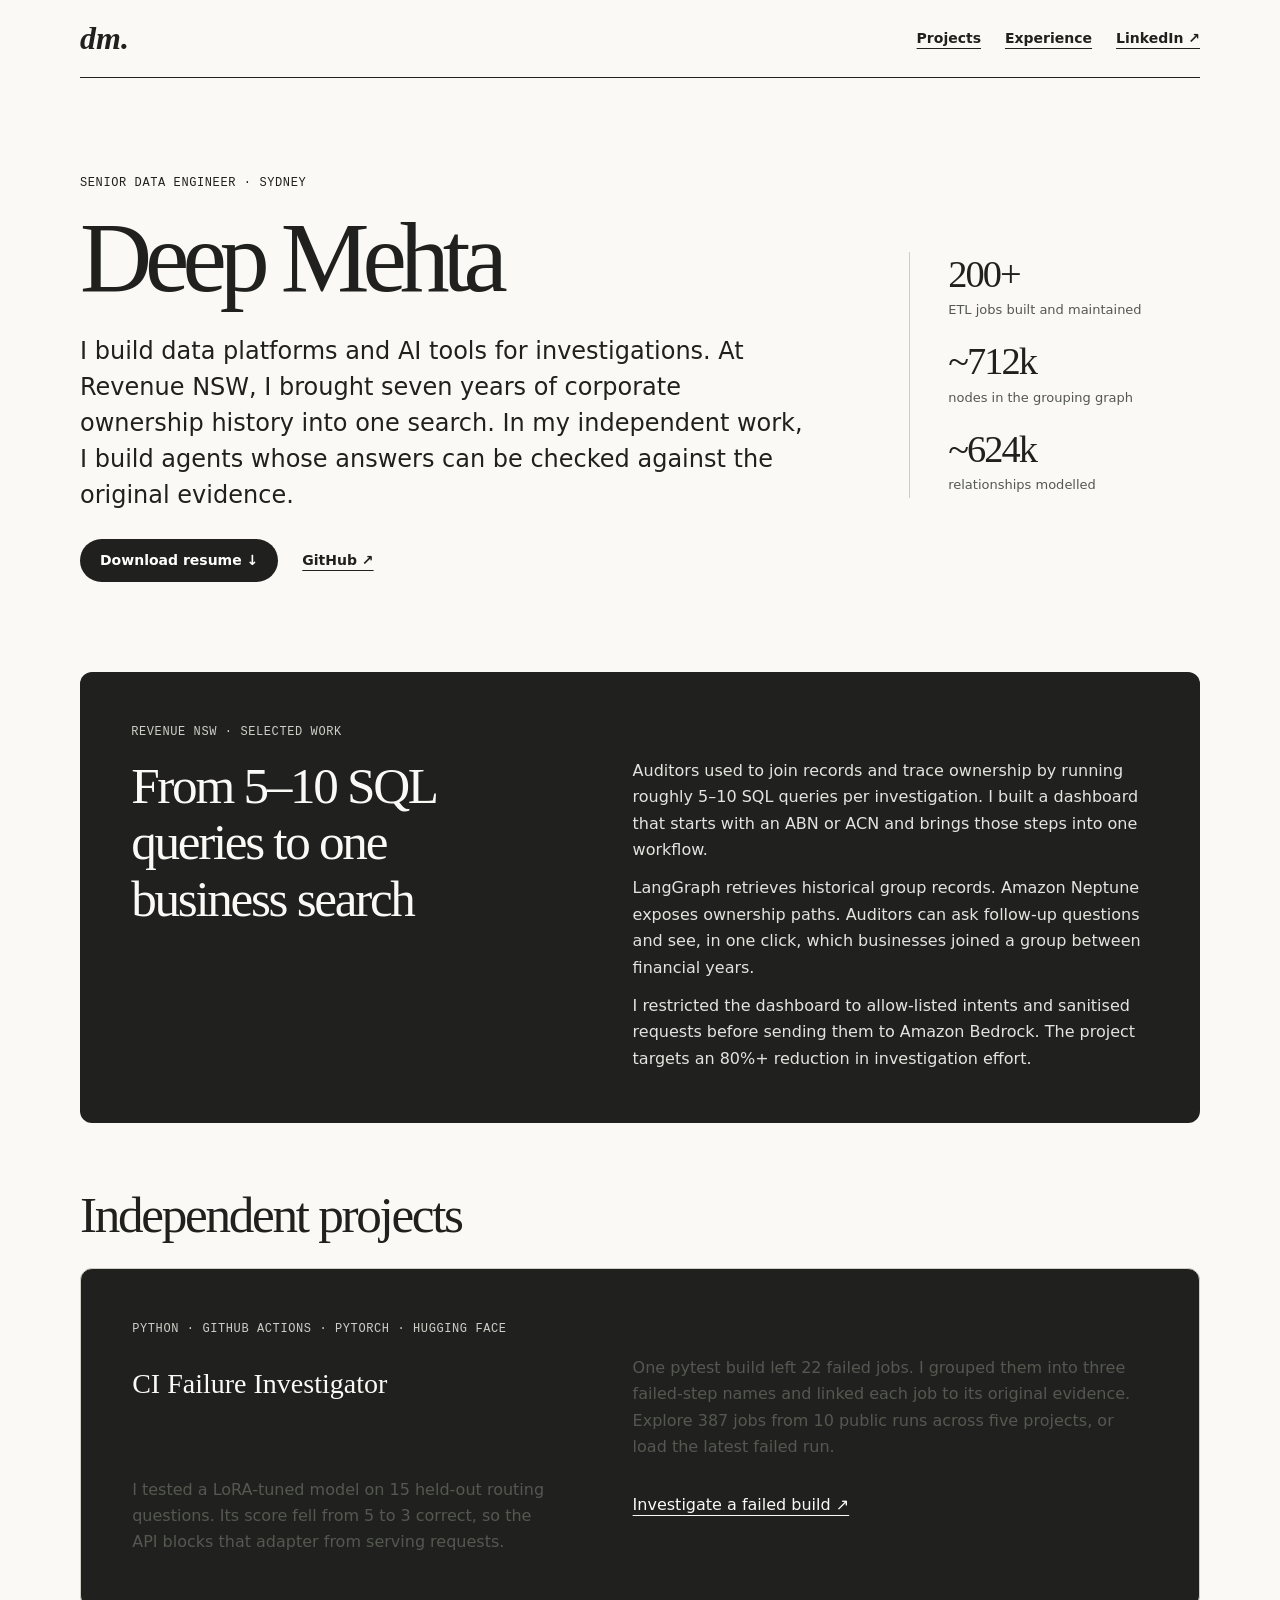
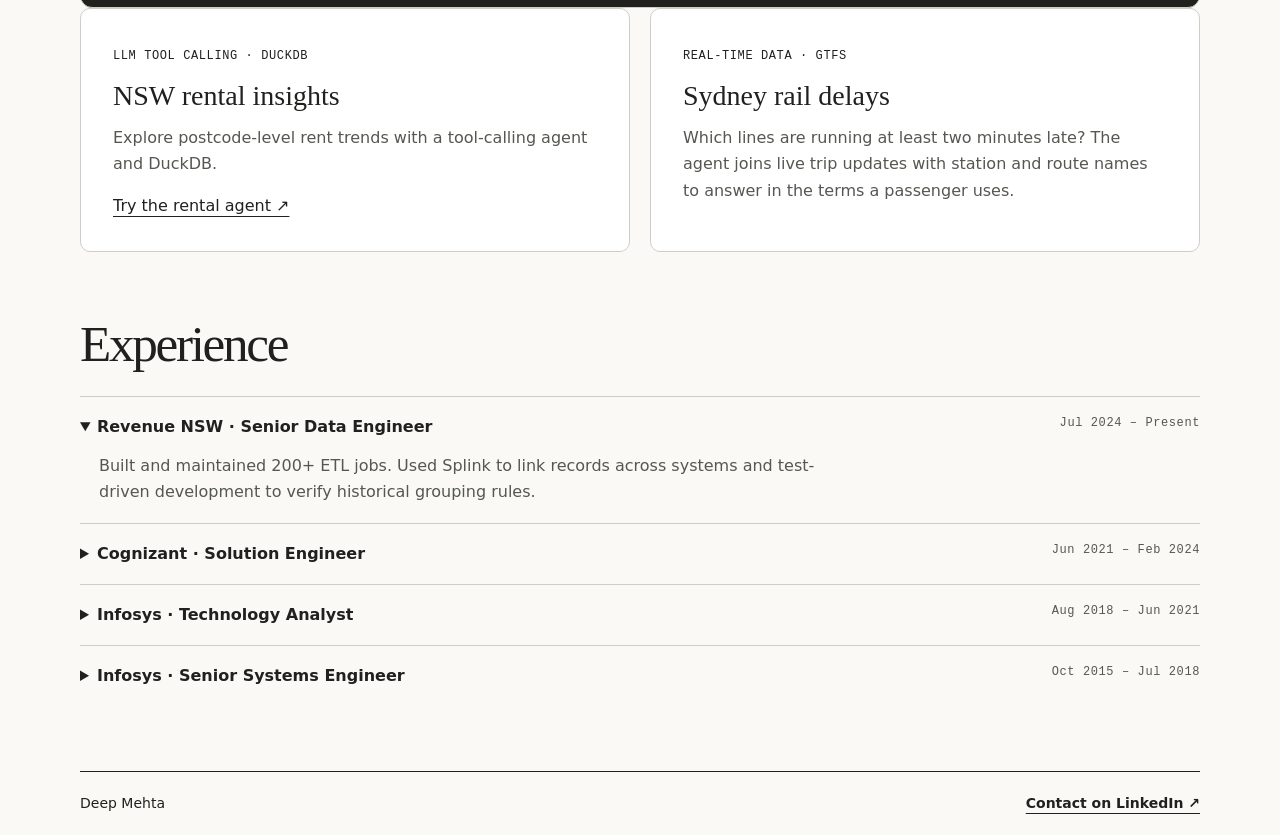
<file: index.html>
<!doctype html>
<html lang="en-AU">
  <head>
    <meta charset="utf-8">
    <meta name="viewport" content="width=device-width,initial-scale=1">
    <title>Deep Mehta — Data &amp; AI Engineering</title>
    <link rel="stylesheet" href="styles.css">
  </head>
  <body>
    <header>
      <nav aria-label="Main">
        <strong>dm.</strong>
        <div>
          <a href="#projects">Projects</a>
          <a href="#experience">Experience</a>
          <a href="https://www.linkedin.com/in/dpbeing/">LinkedIn ↗</a>
        </div>
      </nav>
    </header>
    <main>
      <!-- Edit: Introduction and resume download -->
      <div class="hero">
        <div class="intro">
          <span class="small">SENIOR DATA ENGINEER · SYDNEY</span>
          <h1>Deep Mehta</h1>
          <p>I build data platforms and AI tools for investigations. At Revenue NSW, I brought seven years of corporate ownership history into one search. In my independent work, I build agents whose answers can be checked against the original evidence.</p>
          <div class="links">
            <a class="button" href="Deep_Mehta_Resume.pdf" download>Download resume ↓</a>
            <a href="https://github.com/databydeep">GitHub ↗</a>
          </div>
        </div>
        <aside aria-label="Scale of my work at Revenue NSW">
          <div><strong>200+</strong><span>ETL jobs built and maintained</span></div>
          <div><strong>~712k</strong><span>nodes in the grouping graph</span></div>
          <div><strong>~624k</strong><span>relationships modelled</span></div>
        </aside>
      </div>
      <!-- Edit: Who controlled this business? -->
      <section class="feature">
        <span class="small">REVENUE NSW · SELECTED WORK</span>
        <h2>From 5–10 SQL queries to one business search</h2>
        <div class="case-body">
          <p>Auditors used to join records and trace ownership by running roughly 5–10 SQL queries per investigation. I built a dashboard that starts with an ABN or ACN and brings those steps into one workflow.</p>
          <p>LangGraph retrieves historical group records. Amazon Neptune exposes ownership paths. Auditors can ask follow-up questions and see, in one click, which businesses joined a group between financial years.</p>
          <p>I restricted the dashboard to allow-listed intents and sanitised requests before sending them to Amazon Bedrock. The project targets an 80%+ reduction in investigation effort.</p>
        </div>
      </section>
      <!-- Edit: Independent projects -->
      <section id="projects">
        <h2>Independent projects</h2>
        <article class="feature">
          <span class="small">PYTHON · GITHUB ACTIONS · PYTORCH · HUGGING FACE</span>
          <h3>CI Failure Investigator</h3>
          <p>One pytest build left 22 failed jobs. I grouped them into three failed-step names and linked each job to its original evidence. Explore 387 jobs from 10 public runs across five projects, or load the latest failed run.</p>
          <p>I tested a LoRA-tuned model on 15 held-out routing questions. Its score fell from 5 to 3 correct, so the API blocks that adapter from serving requests.</p>
          <a href="ci-investigator/">Investigate a failed build ↗</a>
        </article>
        <div class="projects">
          <article>
            <span class="small">LLM TOOL CALLING · DUCKDB</span>
            <h3>NSW rental insights</h3>
            <p>Explore postcode-level rent trends with a tool-calling agent and DuckDB.</p>
            <a href="https://nsw-open-data-agent.streamlit.app/">Try the rental agent ↗</a>
          </article>
          <article>
            <span class="small">REAL-TIME DATA · GTFS</span>
            <h3>Sydney rail delays</h3>
            <p>Which lines are running at least two minutes late? The agent joins live trip updates with station and route names to answer in the terms a passenger uses.</p>
          </article>
        </div>
      </section>
      <!-- Edit: Experience -->
      <section id="experience">
        <h2>Experience</h2>
        <details open>
          <summary>
            <strong>Revenue NSW · Senior Data Engineer</strong>
            <time>Jul 2024 – Present</time>
          </summary>
          <p>Built and maintained 200+ ETL jobs. Used Splink to link records across systems and test-driven development to verify historical grouping rules.</p>
        </details>
        <details>
          <summary>
            <strong>Cognizant · Solution Engineer</strong>
            <time>Jun 2021 – Feb 2024</time>
          </summary>
          <p>Led delivery across 5+ Azure projects for Westpac. Reusable Python libraries reduced repeat work and contributed to a 20% reduction in project costs.</p>
        </details>
        <details>
          <summary>
            <strong>Infosys · Technology Analyst</strong>
            <time>Aug 2018 – Jun 2021</time>
          </summary>
          <p>Led onshore delivery for Westpac, turning business rules into Spark transformations and contributing to the Unsecured Loans programme.</p>
        </details>
        <details>
          <summary>
            <strong>Infosys · Senior Systems Engineer</strong>
            <time>Oct 2015 – Jul 2018</time>
          </summary>
          <p>Delivered anti-money-laundering technology for HSBC Correspondent Banking, supporting suspicious-transaction monitoring and regulatory reporting across markets.</p>
        </details>
      </section>
    </main>
    <footer>
      <span>Deep Mehta</span>
      <a href="https://www.linkedin.com/in/dpbeing/">Contact on LinkedIn ↗</a>
    </footer>
  </body>
</html>
</file>
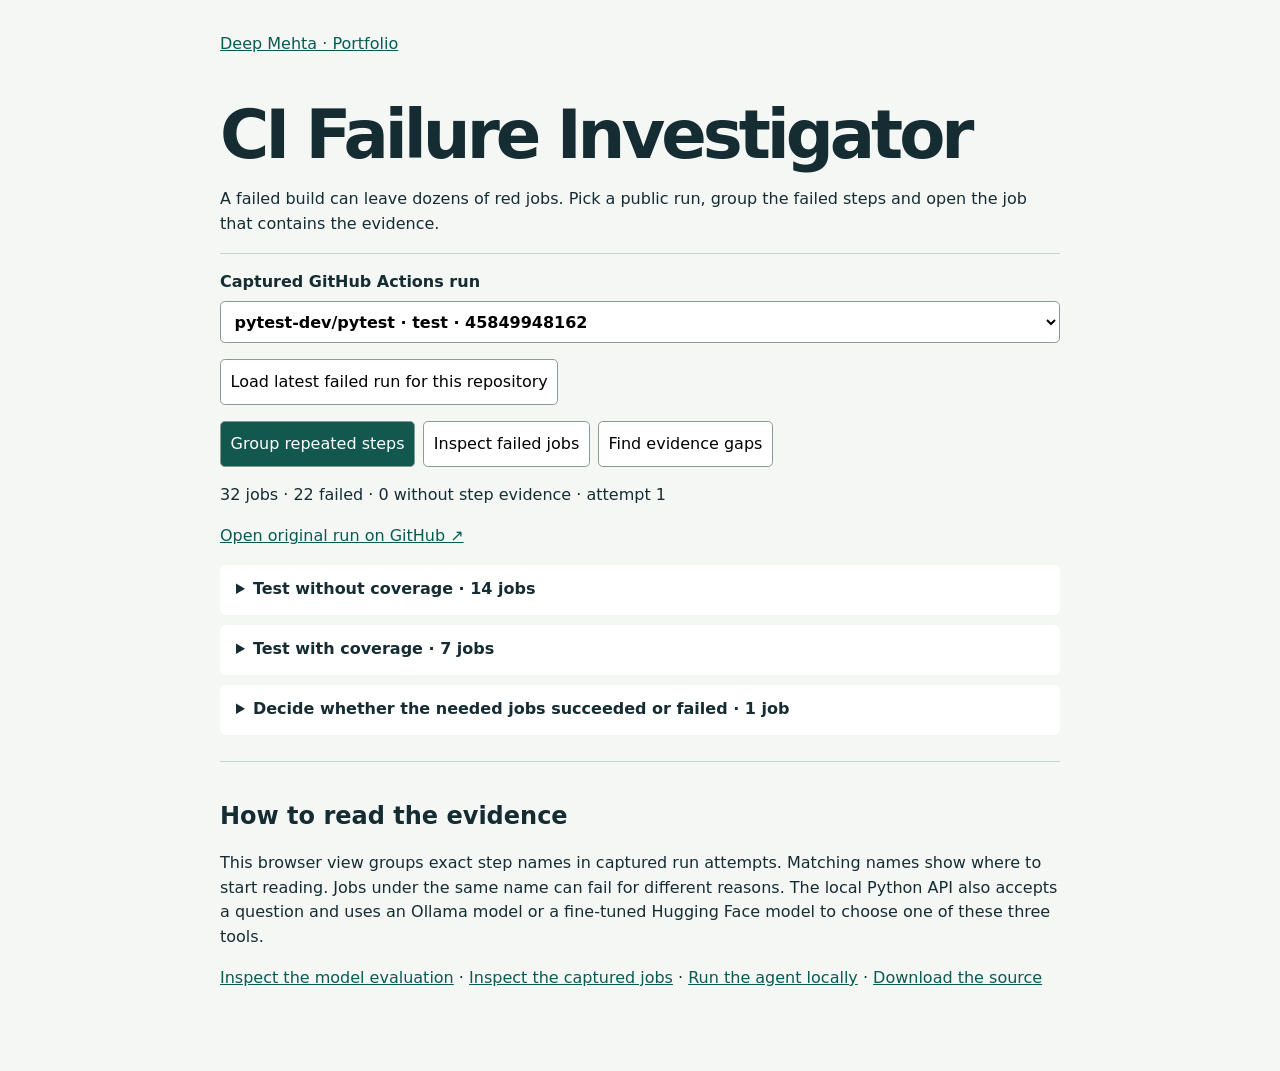
<file: ci-investigator/index.html>
<!doctype html><html lang="en-AU"><head><meta charset="utf-8"><meta name="viewport" content="width=device-width,initial-scale=1"><title>CI Failure Investigator · Deep Mehta</title><style>
*{box-sizing:border-box}body{margin:0;color:#152c32;background:#f5f7f5;font:1rem/1.55 system-ui}main{max-width:55rem;margin:auto;padding:2rem 1.25rem 4rem}a{color:#075b53}h1{font-size:clamp(2.4rem,6vw,4.2rem);letter-spacing:-.06em;line-height:1.05;margin:.65em 0 .24em}h2{margin-bottom:.25em}select,button{font:inherit;padding:.6rem;background:white;border:1px solid #879b97;border-radius:.3rem;max-width:100%}label{display:grid;gap:.4rem;font-weight:600}section{padding:1rem 0;border-top:1px solid #c8d3cf}fieldset{border:0;padding:0;margin:1rem 0;display:flex;flex-wrap:wrap;gap:.5rem}button{cursor:pointer}button[aria-pressed=true]{background:#12584f;color:white}summary{cursor:pointer;font-weight:600}details{background:white;margin:.6rem 0;padding:.8rem 1rem;border-radius:.4rem}small{display:block}li{margin:.35rem 0}</style></head>
<body><main><a href="../">Deep Mehta · Portfolio</a><h1>CI Failure Investigator</h1>
<p>A failed build can leave dozens of red jobs. Pick a public run, group the failed steps and open the job that contains the evidence.</p>
<section><label>Captured GitHub Actions run<select id="run"></select></label><p><button id="latest">Load latest failed run for this repository</button> <span role="status" id="liveStatus"></span></p>
<fieldset aria-label="Investigation"><button data-tool="matrix">Group repeated steps</button><button data-tool="failures">Inspect failed jobs</button><button data-tool="unknown">Find evidence gaps</button></fieldset>
<p id="summary" role="status">Loading captured jobs…</p><p><a id="source">Open original run on GitHub ↗</a></p><div id="results"></div></section>
<section><h2>How to read the evidence</h2><p>This browser view groups exact step names in captured run attempts. Matching names show where to start reading. Jobs under the same name can fail for different reasons. The local Python API also accepts a question and uses an Ollama model or a fine-tuned Hugging Face model to choose one of these three tools.</p>
<a href="routing_scores.json">Inspect the model evaluation</a> · <a href="runs.json">Inspect the captured jobs</a> · <a href="README.md">Run the agent locally</a> · <a href="CI-Investigator.zip" download>Download the source</a></section></main><script type="module" src="viewer.js"></script></body></html>
</file>
<file: styles.css>
:root {
  --paper: #faf9f6;
  --ink: #20211e;
  --muted: #555751;
  --rule: #cfcec6;
  --serif: Georgia, "Times New Roman", serif;
}
* { box-sizing: border-box; }
body { margin: 0; background: var(--paper); color: var(--ink); font: 16px/1.65 system-ui, sans-serif; }
main, header, footer { width: min(1120px, 90%); margin: auto; }
nav, footer, .links, nav div { display: flex; align-items: center; gap: 24px; }
nav, footer { justify-content: space-between; padding: 20px 0; }
nav { border-bottom: 1px solid var(--ink); }
nav strong { font: bold italic 32px var(--serif); }
a { color: inherit; text-underline-offset: 5px; }
nav a, .links a, footer a { font-size: 14px; font-weight: 600; }
a:hover { text-decoration-thickness: 2px; }
:focus-visible { outline: 2px solid currentColor; outline-offset: 5px; }
.hero { display: grid; grid-template-columns: 2.5fr 1fr; gap: 9%; align-items: center; padding: clamp(45px, 7vw, 90px) 0; }
.small, time { font: 12px/1.6 ui-monospace, monospace; letter-spacing: .05em; }
h1, h2, h3, p { margin: 0; }
h1 { font: 500 clamp(56px, 7.8vw, 106px)/1.05 var(--serif); letter-spacing: -.07em; margin: 12px 0 22px; }
.intro p { font-size: clamp(19px, 1.9vw, 24px); line-height: 1.5; max-width: 51ch; }
.links { margin-top: 26px; flex-wrap: wrap; }
.button { background: var(--ink); color: white; text-decoration: none; border-radius: 30px; padding: 10px 20px; }
.button:hover { background: #41433d; }
aside { border-left: 1px solid var(--rule); padding-left: clamp(18px, 3vw, 42px); }
aside div + div { margin-top: 17px; }
aside strong { display: block; font: 500 clamp(29px, 3vw, 42px)/1.15 var(--serif); letter-spacing: -.05em; }
aside span { font-size: 13px; color: var(--muted); }
section { margin-bottom: clamp(36px, 5vw, 70px); }
section > h2 { font: 500 clamp(32px, 4vw, 52px)/1.1 var(--serif); letter-spacing: -.045em; margin-bottom: 24px; }
.feature { background: var(--ink); color: #faf9f6; border-radius: 12px; padding: clamp(26px, 4vw, 52px); display: grid; grid-template-columns: 1fr 1.2fr; gap: 16px 7%; }
.feature .small { grid-column: 1/-1; color: #cecec8; }
.feature h2 { max-width: 13ch; }
.case-body p + p { margin-top: 12px; }
.case-body { color: #e3e4df; }
.projects { display: grid; grid-template-columns: repeat(2, 1fr); gap: 20px; }
article { border: 1px solid var(--rule); padding: clamp(20px, 3vw, 32px); border-radius: 10px; background: #fff; }
article h3 { font: 500 28px/1.2 var(--serif); margin: 12px 0; }
article p, details p { color: var(--muted); }
article a { display: inline-block; margin-top: 15px; }
details { border-top: 1px solid var(--rule); padding: 17px 0; }
summary { cursor: pointer; }
summary strong { font-weight: 600; }
summary time { float: right; color: var(--muted); }
details p { max-width: 74ch; margin: 12px 0 0 19px; }
footer { border-top: 1px solid var(--ink); font-size: 14px; }
@media (max-width: 720px) {
  .hero, .feature, .projects { grid-template-columns: 1fr; }
  .hero { gap: 30px; }
  aside { display: grid; grid-template-columns: repeat(3, 1fr); gap: 12px; border-left: 0; border-top: 1px solid var(--rule); padding: 16px 0 0; }
  aside div + div { margin: 0; }
  aside span { display: block; }
  .feature h2 { max-width: 19ch; margin: 0; }
  nav div { gap: 12px; }
  summary time { display: block; float: none; margin-left: 19px; }
}
</file>
